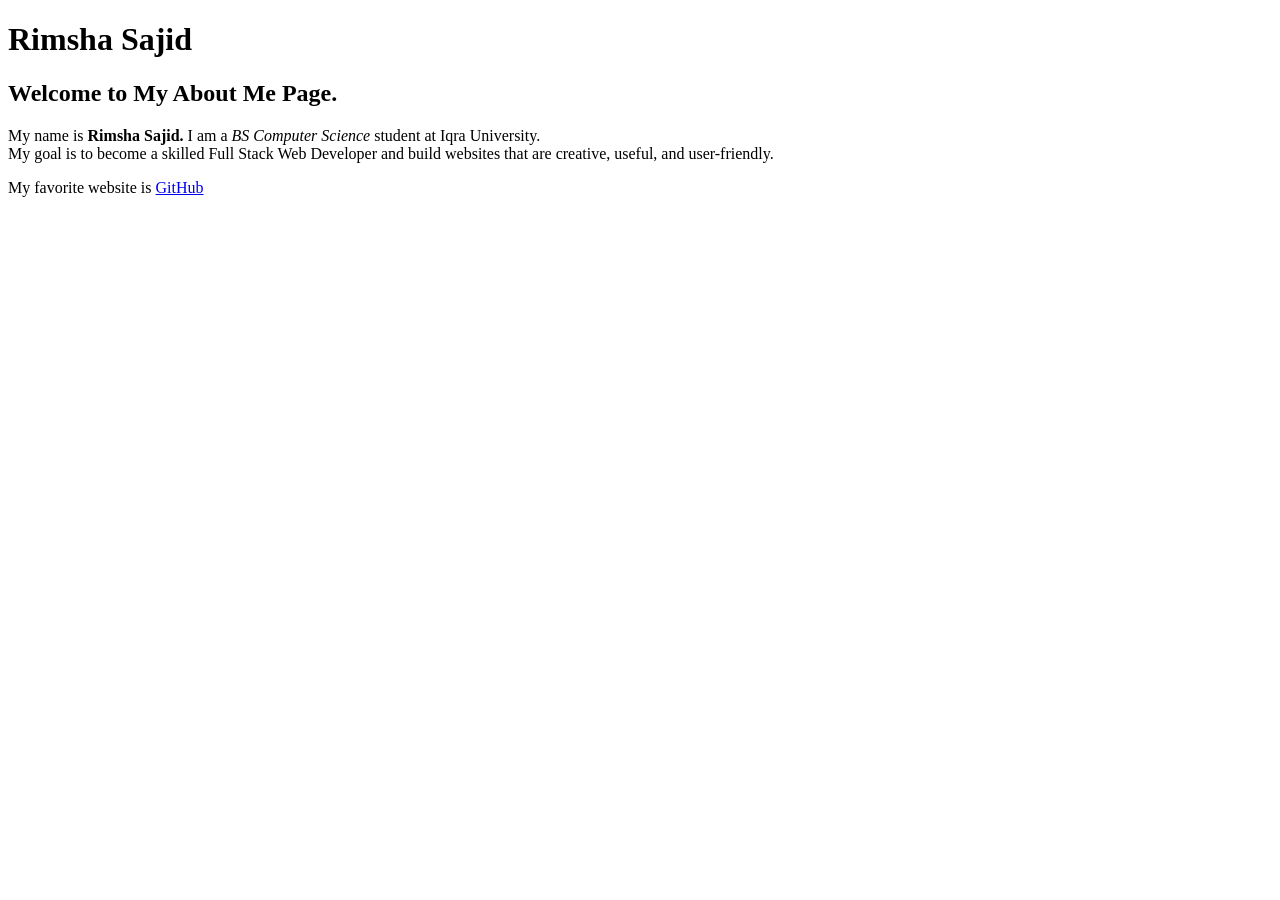
<file: About-me.html>
<!DOCTYPE html>
<html lang="en">
<head>
    <meta charset="UTF-8">
    <meta name="viewport" content="width=device-width, initial-scale=1.0">
    <title>About Me</title>
</head>
<body>
    <h1>Rimsha Sajid</h1>
    <h2>Welcome to My About Me Page.</h2>
    <p>My name is <strong>Rimsha Sajid.</strong> I am a <em>BS Computer Science</em> student at Iqra University. <br>  My goal is to become a skilled Full Stack Web Developer and build websites that are creative, useful, and user-friendly.</p>
   <p>  My favorite website is
<a href="https://github.com/" target="_blank">GitHub</a>
   </p>
</body>
</html>
</file>
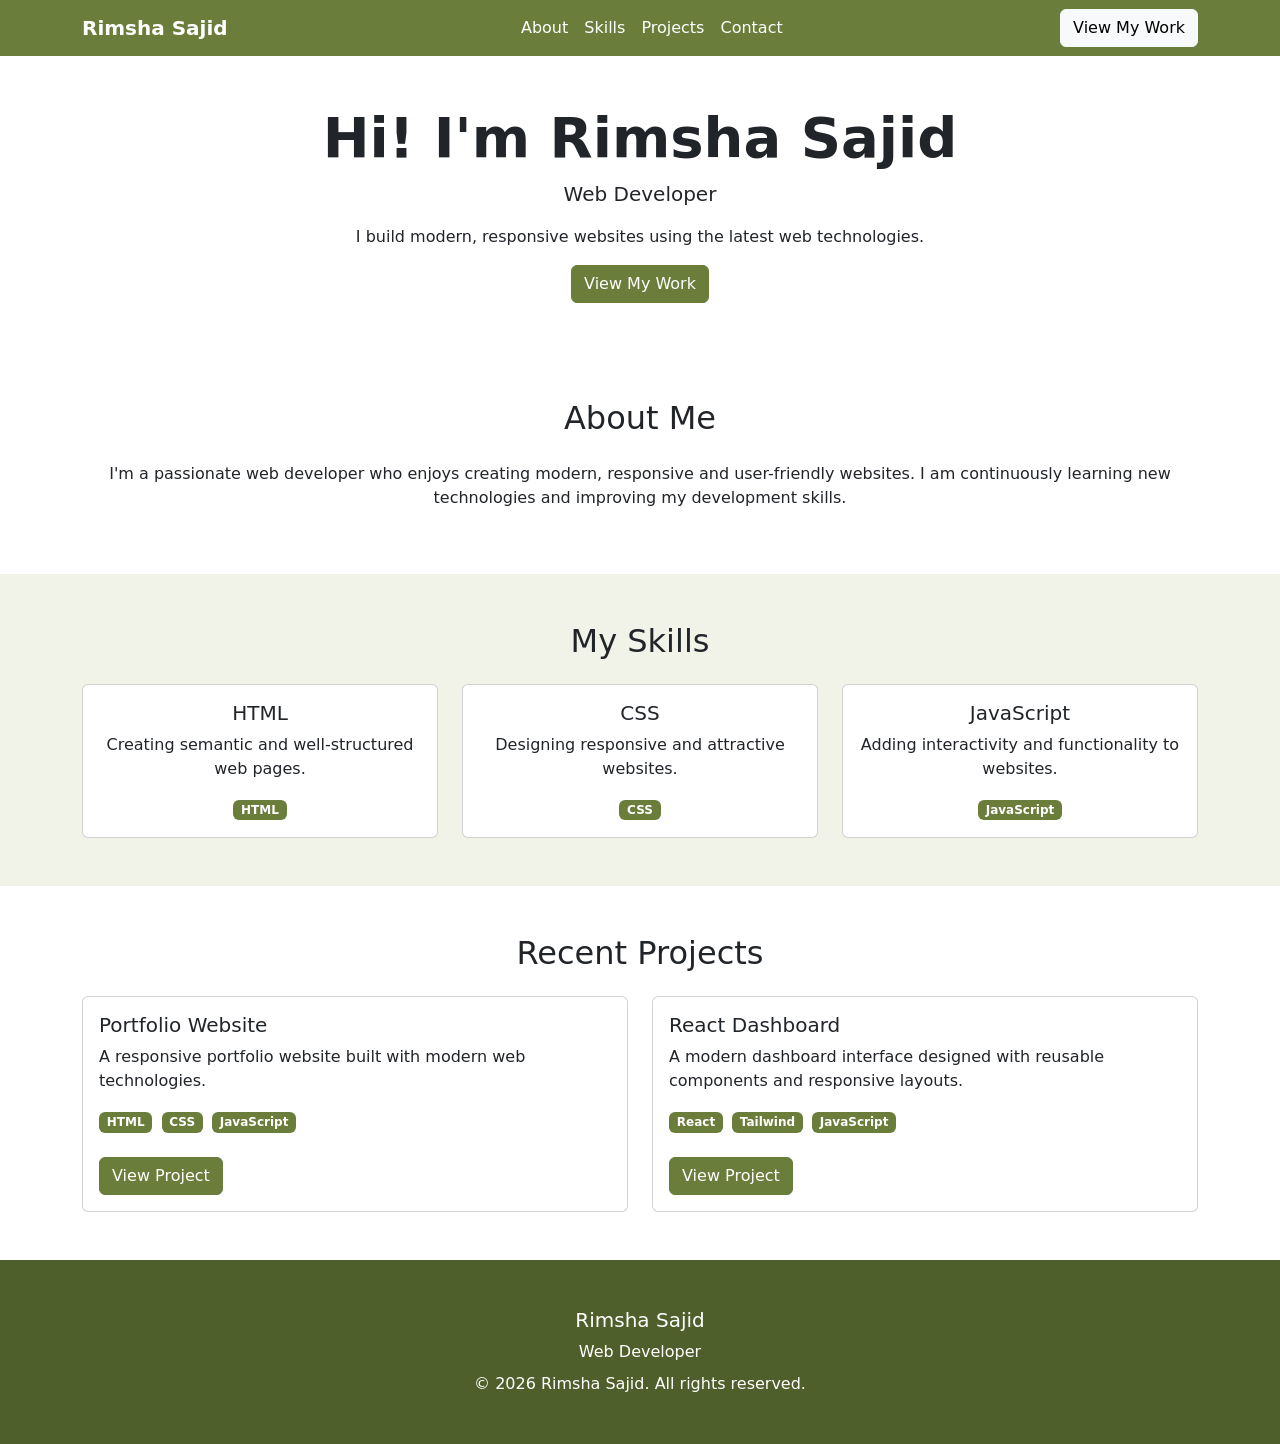
<file: bootstrap-portfolio.html>
<!DOCTYPE html>
<html lang="en">

<head>
    <meta charset="UTF-8">
    <meta name="viewport" content="width=device-width, initial-scale=1.0">

    <title>Rimsha Sajid - Portfolio</title>

    <link rel="stylesheet"
        href="https://cdn.jsdelivr.net/npm/bootstrap@5.3.8/dist/css/bootstrap.min.css">
<link rel="icon" type="image/png" href="favicon.png">
    <style>
        :root {
            --olive: #6b7d3a;
            --olive-dark: #4f5f2b;
            --olive-light: #f1f3e8;
        }

        .olive-navbar {
            background-color: var(--olive) !important;
        }

        .olive-navbar .navbar-brand,
        .olive-navbar .nav-link {
            color: white !important;
        }

        .olive-navbar .nav-link:hover {
            color: #e8edcf !important;
        }

        .btn-olive {
            background-color: var(--olive);
            border-color: var(--olive);
            color: white;
        }

        .btn-olive:hover {
            background-color: var(--olive-dark);
            border-color: var(--olive-dark);
            color: white;
        }

        .olive-section {
            background-color: var(--olive-light);
        }

        .badge-olive {
            background-color: var(--olive);
            color: white;
        }

        .footer-olive {
            background-color: var(--olive-dark);
        }
    </style>
</head>

<body>

    <nav class="navbar navbar-expand-lg olive-navbar">

        <div class="container">

            <a class="navbar-brand fw-bold" href="#">
                Rimsha Sajid
            </a>

            <button class="navbar-toggler"
                type="button"
                data-bs-toggle="collapse"
                data-bs-target="#navbarNav"
                aria-controls="navbarNav"
                aria-expanded="false"
                aria-label="Toggle navigation">

                <span class="navbar-toggler-icon"></span>

            </button>

            <div class="collapse navbar-collapse" id="navbarNav">

                <div class="navbar-nav mx-auto">

                    <a class="nav-link active" href="#">
                        About
                    </a>

                    <a class="nav-link" href="#skills">
                        Skills
                    </a>

                    <a class="nav-link" href="#projects">
                        Projects
                    </a>

                    <a class="nav-link" href="#contact">
                        Contact
                    </a>

                </div>

                <button type="button" class="btn btn-light">
                    View My Work
                </button>

            </div>

        </div>

    </nav>


    <section class="text-center py-5">

        <div class="container">

            <h1 class="display-4 fw-bold">
                Hi! I'm Rimsha Sajid
            </h1>

            <p class="lead">
                Web Developer
            </p>

            <p>
                I build modern, responsive websites using the latest web technologies.
            </p>

            <button type="button" class="btn btn-olive">
                View My Work
            </button>

        </div>

    </section>


    <section class="py-5">

        <div class="container">

            <h2 class="text-center mb-4">
                About Me
            </h2>

            <p class="text-center">
                I'm a passionate web developer who enjoys creating modern,
                responsive and user-friendly websites. I am continuously
                learning new technologies and improving my development skills.
            </p>

        </div>

    </section>


    <section class="py-5 olive-section" id="skills">

        <div class="container">

            <h2 class="text-center mb-4">
                My Skills
            </h2>

            <div class="row g-4">

                <div class="col-md-4">

                    <div class="card h-100">

                        <div class="card-body text-center">

                            <h5 class="card-title">
                                HTML
                            </h5>

                            <p class="card-text">
                                Creating semantic and well-structured web pages.
                            </p>

                            <span class="badge badge-olive">
                                HTML
                            </span>

                        </div>

                    </div>

                </div>


                <div class="col-md-4">

                    <div class="card h-100">

                        <div class="card-body text-center">

                            <h5 class="card-title">
                                CSS
                            </h5>

                            <p class="card-text">
                                Designing responsive and attractive websites.
                            </p>

                            <span class="badge badge-olive">
                                CSS
                            </span>

                        </div>

                    </div>

                </div>


                <div class="col-md-4">

                    <div class="card h-100">

                        <div class="card-body text-center">

                            <h5 class="card-title">
                                JavaScript
                            </h5>

                            <p class="card-text">
                                Adding interactivity and functionality to websites.
                            </p>

                            <span class="badge badge-olive">
                                JavaScript
                            </span>

                        </div>

                    </div>

                </div>

            </div>

        </div>

    </section>


    <section class="py-5" id="projects">

        <div class="container">

            <h2 class="text-center mb-4">
                Recent Projects
            </h2>

            <div class="row g-4">

                <div class="col-md-6">

                    <div class="card h-100">

                        <div class="card-body">

                            <h5 class="card-title">
                                Portfolio Website
                            </h5>

                            <p class="card-text">
                                A responsive portfolio website built with
                                modern web technologies.
                            </p>

                            <span class="badge badge-olive me-1">
                                HTML
                            </span>

                            <span class="badge badge-olive me-1">
                                CSS
                            </span>

                            <span class="badge badge-olive">
                                JavaScript
                            </span>

                            <br><br>

                            <button type="button" class="btn btn-olive">
                                View Project
                            </button>

                        </div>

                    </div>

                </div>


                <div class="col-md-6">

                    <div class="card h-100">

                        <div class="card-body">

                            <h5 class="card-title">
                                React Dashboard
                            </h5>

                            <p class="card-text">
                                A modern dashboard interface designed with
                                reusable components and responsive layouts.
                            </p>

                            <span class="badge badge-olive me-1">
                                React
                            </span>

                            <span class="badge badge-olive me-1">
                                Tailwind
                            </span>

                            <span class="badge badge-olive">
                                JavaScript
                            </span>

                            <br><br>

                            <button type="button" class="btn btn-olive">
                                View Project
                            </button>

                        </div>

                    </div>

                </div>

            </div>

        </div>

    </section>


    <footer class="footer-olive text-white py-5" id="contact">

        <div class="container text-center">

            <h5>
                Rimsha Sajid
            </h5>

            <p class="mb-0">
                Web Developer
            </p>

            <p class="mt-2 mb-0">
                © 2026 Rimsha Sajid. All rights reserved.
            </p>

        </div>

    </footer>


    <script src="https://cdn.jsdelivr.net/npm/bootstrap@5.3.8/dist/js/bootstrap.bundle.min.js"></script>

</body>

</html>
</file>
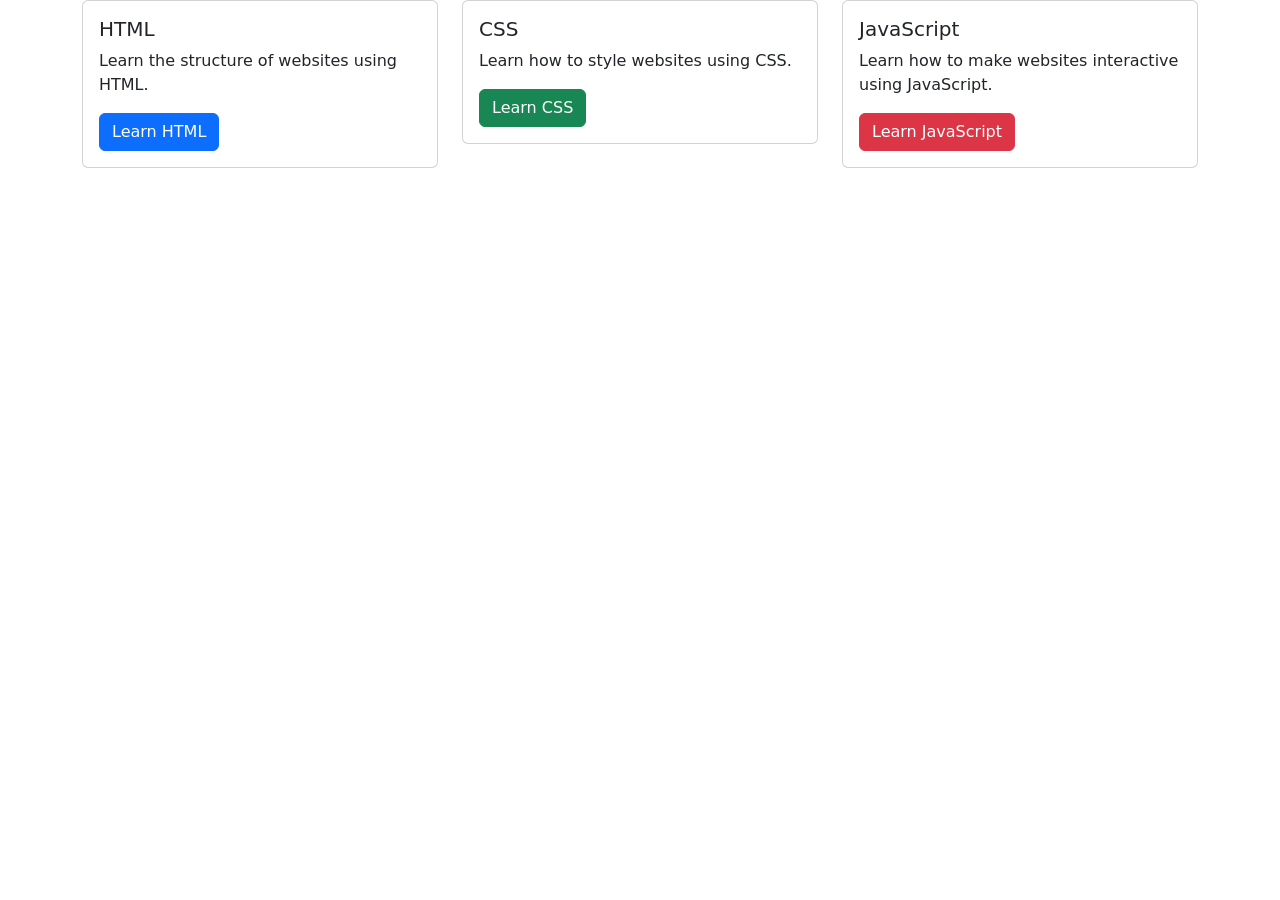
<file: bootstrap.html>
<!DOCTYPE html>
<html lang="en">

<head>
    <meta charset="UTF-8">
    <meta name="viewport" content="width=device-width, initial-scale=1.0">

    <title>Bootstrap Cards</title>

    <link
        rel="stylesheet"
        href="https://cdn.jsdelivr.net/npm/bootstrap@5.3.8/dist/css/bootstrap.min.css">
</head>

<body>

    <div class="container">

        <div class="row">

            <div class="col-md-4">

                <div class="card">

                    <div class="card-body">

                        <h5 class="card-title">
                            HTML
                        </h5>

                        <p class="card-text">
                            Learn the structure of websites using HTML.
                        </p>

                        <button type="button" class="btn btn-primary">
                            Learn HTML
                        </button>

                    </div>

                </div>

            </div>


    
            <div class="col-md-4">

                <div class="card">

                    <div class="card-body">

                        <h5 class="card-title">
                            CSS
                        </h5>

                        <p class="card-text">
                            Learn how to style websites using CSS.
                        </p>

                        <button type="button" class="btn btn-success">
                            Learn CSS
                        </button>

                    </div>

                </div>

            </div>


            <div class="col-md-4">

                <div class="card">

                    <div class="card-body">

                        <h5 class="card-title">
                            JavaScript
                        </h5>

                        <p class="card-text">
                            Learn how to make websites interactive using JavaScript.
                        </p>

                        <button type="button" class="btn btn-danger">
                            Learn JavaScript
                        </button>

                    </div>

                </div>

            </div>

        </div>

    </div>

</body>

</html>
</file>
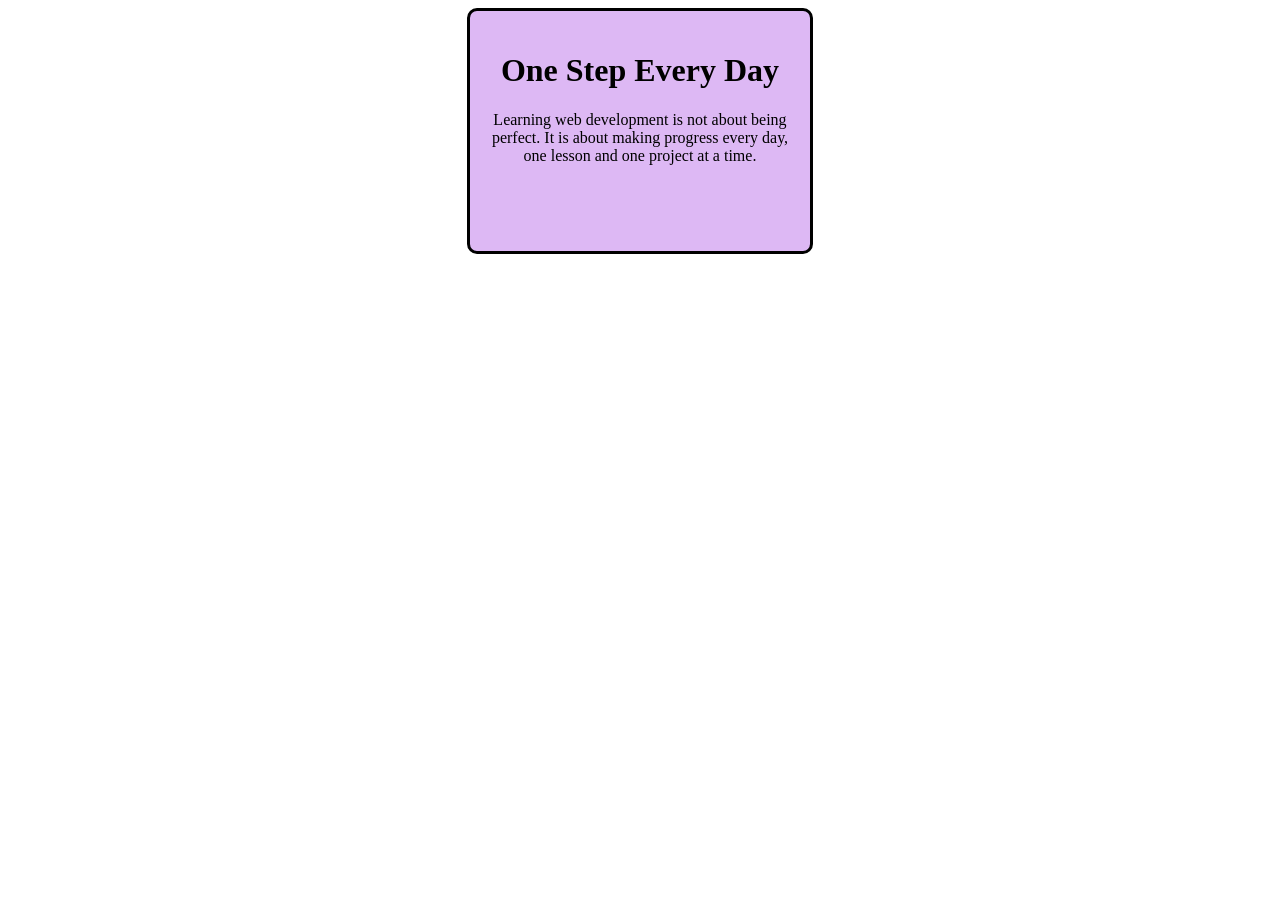
<file: boxmodel.html>
<!DOCTYPE html>
<html lang="en">
<head>
    <meta charset="UTF-8">
    <meta name="viewport" content="width=device-width, initial-scale=1.0">
    <title>Document</title>
    <link rel="stylesheet" href="boxmodel.css">
</head>
<body>
    <div class="box">
        <h1>One Step Every Day</h1>
        <p>Learning web development is not about being perfect. It is about making progress every day, one lesson and one project at a time.</p>
    </div>
</body>
</html>
</file>
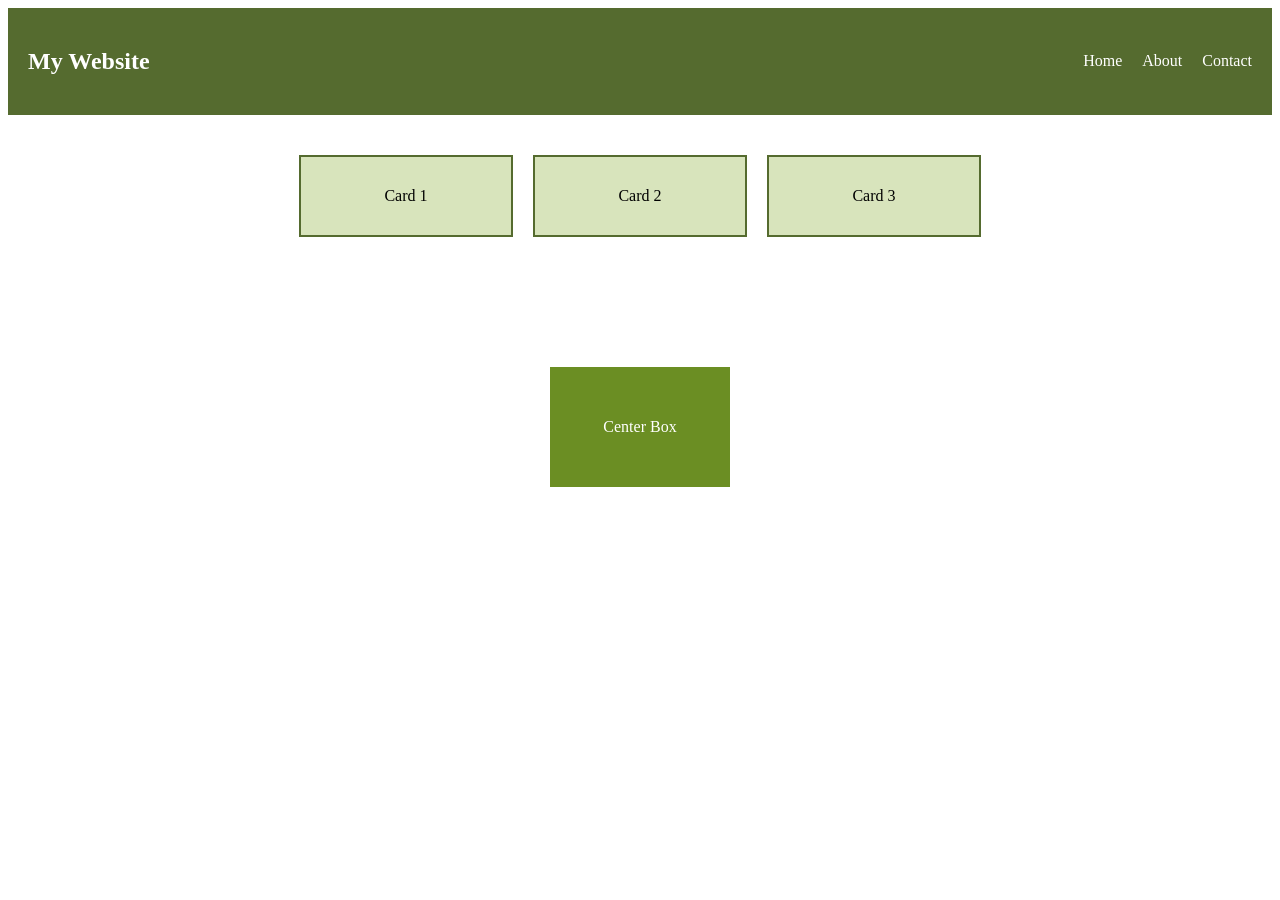
<file: Flexbox.html>
<!DOCTYPE html>
<html lang="en">
<head>
    <meta charset="UTF-8">
    <meta name="viewport" content="width=device-width, initial-scale=1.0">
    <title>Flexbox Homework</title>
    <link rel="stylesheet" href="Flexbox.css">
</head>
<body>

    <nav class="navbar">
        <h2>My Website</h2>

        <div class="links">
            <a href="#">Home</a>
            <a href="#">About</a>
            <a href="#">Contact</a>
        </div>
    </nav>

    <div class="cards">
        <div class="card">Card 1</div>
        <div class="card">Card 2</div>
        <div class="card">Card 3</div>
    </div>

    <div class="container">
        <div class="box">
            Center Box
        </div>
    </div>

</body>
</html>
</file>
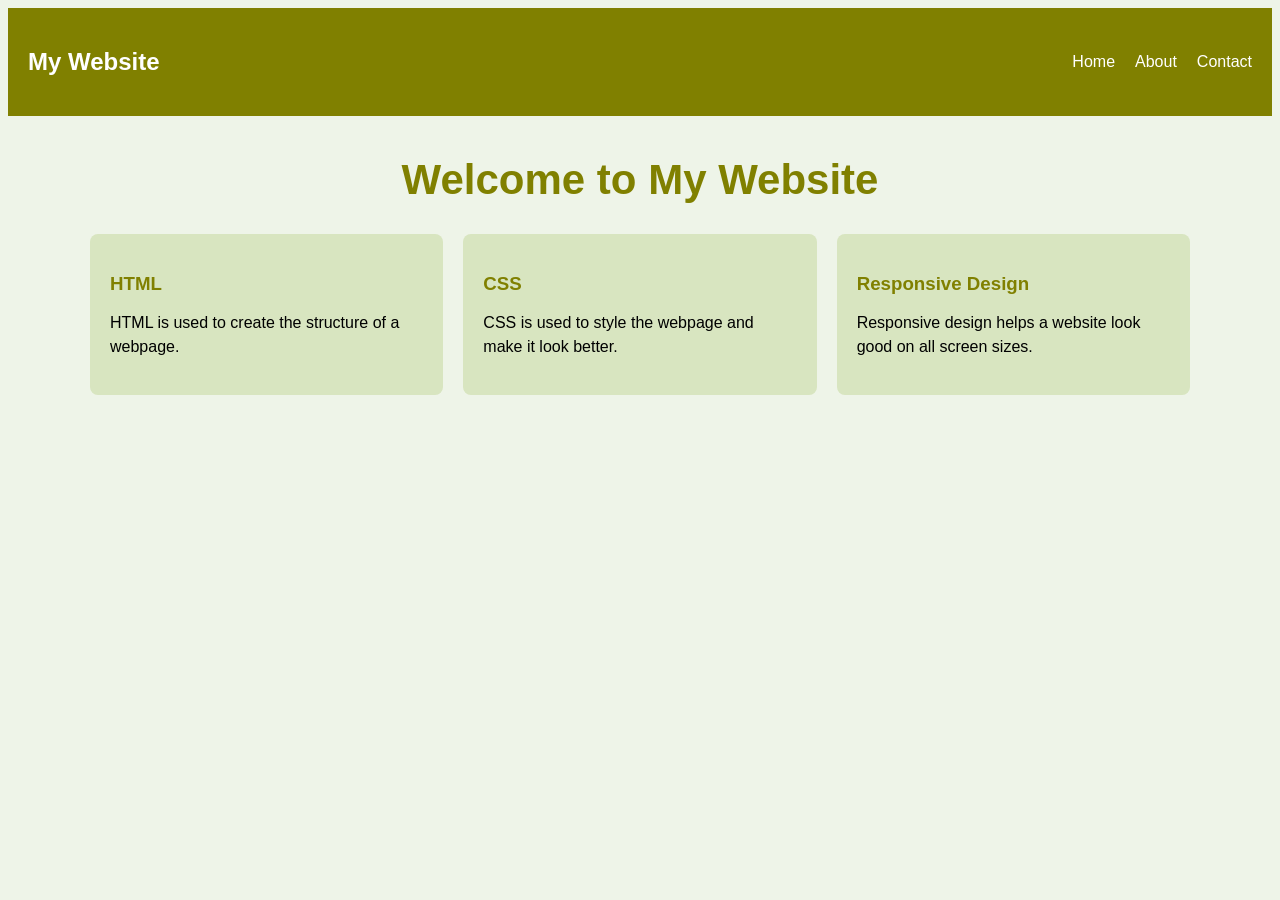
<file: ResponsiveWeb.html>
<!DOCTYPE html>
<html lang="en">
<head>
    <meta charset="UTF-8">
    <meta name="viewport" content="width=device-width, initial-scale=1.0">
    <title>Responsive Flexbox Layout</title>
    <link rel="stylesheet" href="ResponsiveWeb.css">
</head>
<body>

    <nav>
        <h2>My Website</h2>

        <div class="nav-links">
            <a href="#">Home</a>
            <a href="#">About</a>
            <a href="#">Contact</a>
        </div>
    </nav>

    <div class="container">

        <h1>Welcome to My Website</h1>

        <div class="cards">

            <div class="card">
                <h3>HTML</h3>
                <p>HTML is used to create the structure of a webpage.</p>
            </div>

            <div class="card">
                <h3>CSS</h3>
                <p>CSS is used to style the webpage and make it look better.</p>
            </div>

            <div class="card">
                <h3>Responsive Design</h3>
                <p>Responsive design helps a website look good on all screen sizes.</p>
            </div>

        </div>

    </div>

</body>
</html>
</file>
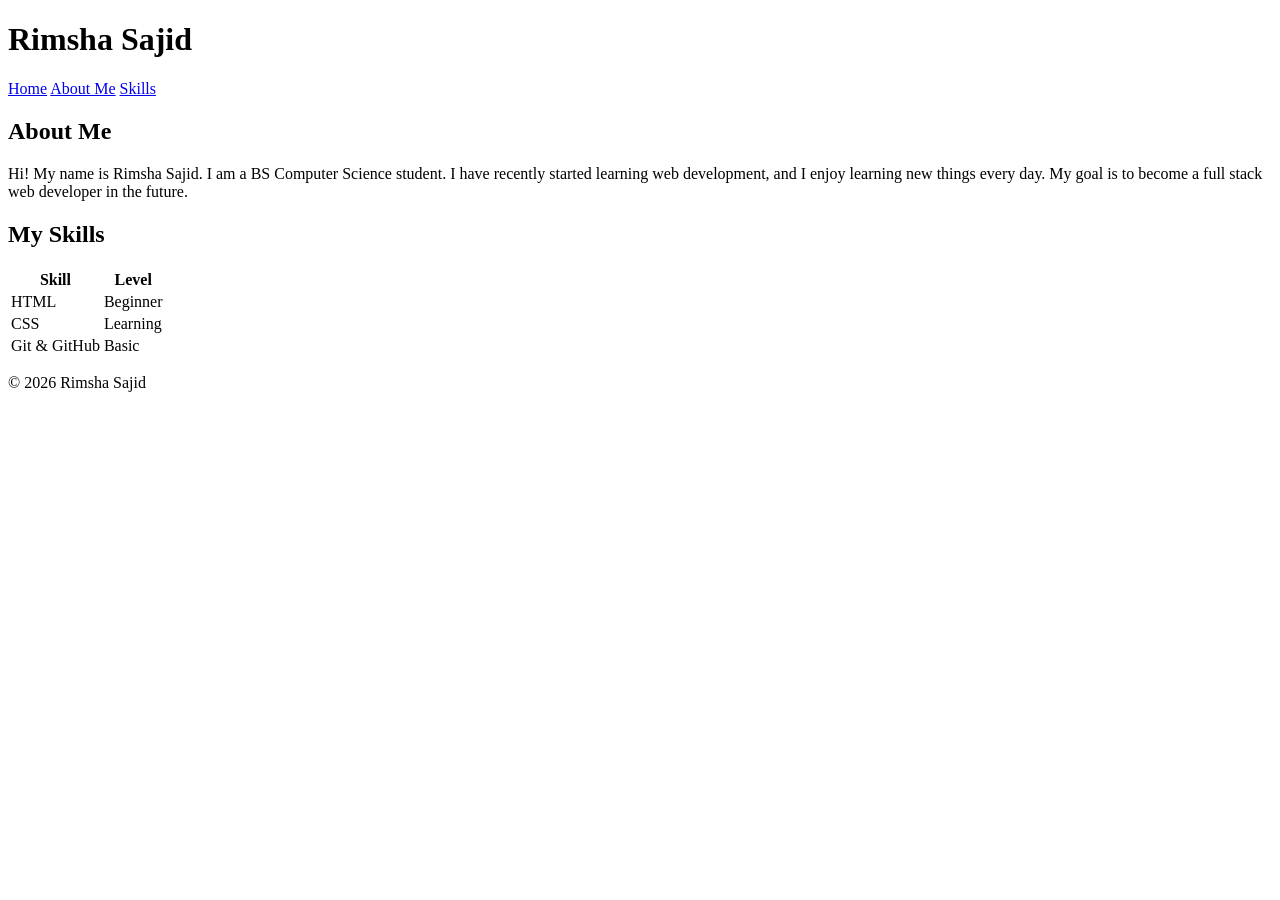
<file: stucture.html>
<!DOCTYPE html>
<html lang="en">
<head>
    <meta charset="UTF-8">
    <meta name="viewport" content="width=device-width, initial-scale=1.0">
    <title>My Profile</title>
</head>

<body>

    <header>
        <h1>Rimsha Sajid</h1>
    </header>

    <nav>
        <a href="#">Home</a>
        <a href="#">About Me</a>
        <a href="#">Skills</a>
    </nav>

    <main>

        <section>
            <h2>About Me</h2>

            <p>
                Hi! My name is Rimsha Sajid. I am a BS Computer Science student.
                I have recently started learning web development, and I enjoy
                learning new things every day. My goal is to become a full stack
                web developer in the future.
            </p>
        </section>

        <section>
            <h2>My Skills</h2>

            <table>

                <tr>
                    <th>Skill</th>
                    <th>Level</th>
                </tr>

                <tr>
                    <td>HTML</td>
                    <td>Beginner</td>
                </tr>

                <tr>
                    <td>CSS</td>
                    <td>Learning</td>
                </tr>

                <tr>
                    <td>Git & GitHub</td>
                    <td>Basic</td>
                </tr>

            </table>

        </section>

    </main>

    <footer>
        <p>&copy; 2026 Rimsha Sajid</p>
    </footer>

</body>
</html>
</file>
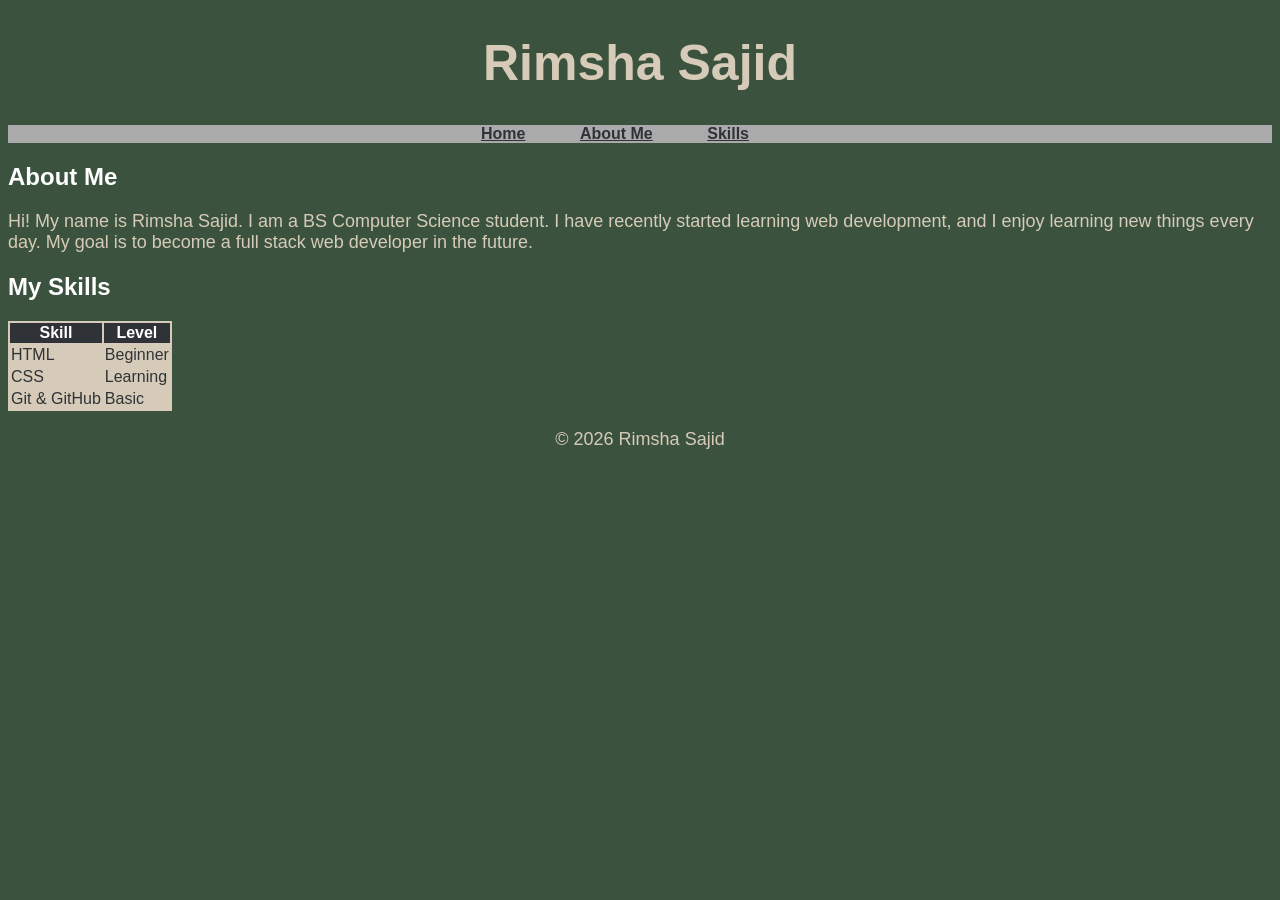
<file: styling.html>
<!DOCTYPE html>
<html lang="en">
<head>
    <meta charset="UTF-8">
    <meta name="viewport" content="width=device-width, initial-scale=1.0">
    <title>My Profile</title>
    <link rel="stylesheet" href="styling.css">
</head>

<body>

    <header>
        <h1>Rimsha Sajid</h1>
    </header>

    <nav>
        <a href="#">Home</a>
        <a href="#">About Me</a>
        <a href="#">Skills</a>
    </nav>


    <main>

        <section>
            <h2>About Me</h2>

            <p>
                Hi! My name is Rimsha Sajid. I am a BS Computer Science student.
                I have recently started learning web development, and I enjoy
                learning new things every day. My goal is to become a full stack
                web developer in the future.
            </p>
        </section>

        <section>
            <h2>My Skills</h2>

            <table>

                <tr>
                    <th>Skill</th>
                    <th>Level</th>
                </tr>

                <tr>
                    <td>HTML</td>
                    <td>Beginner</td>
                </tr>

                <tr>
                    <td>CSS</td>
                    <td>Learning</td>
                </tr>

                <tr>
                    <td>Git & GitHub</td>
                    <td>Basic</td>
                </tr>

            </table>

        </section>

    </main>

    <footer>
        <p>&copy; 2026 Rimsha Sajid</p>
    </footer>

</body>
</html>
</file>
<file: boxmodel.css>
.box{
margin: auto;
height: 200px;
width: 300px;
padding: 20px;
border: 3px solid black;
border-radius: 10px;
background-color: rgb(221, 184, 244);
text-align: center;
}
</file>
<file: Flexbox.css>
.navbar {
    display: flex;
    justify-content: space-between;
    align-items: center;
    background-color: #556b2f;
    padding: 20px;
}

.navbar h2 {
    color: white;
}

.links {
    display: flex;
    gap: 20px;
}

.links a {
    color: white;
    text-decoration: none;
}

.cards {
    display: flex;
    justify-content: center;
    gap: 20px;
    margin: 40px;
}

.card {
    width: 150px;
    padding: 30px;
    text-align: center;
    background-color: #d8e4bc;
    border: 2px solid #556b2f;
}

.container {
    display: flex;
    justify-content: center;
    align-items: center;
    height: 300px;
}

.box {
    width: 180px;
    height: 120px;
    background-color: #6b8e23;
    color: white;
    display: flex;
    justify-content: center;
    align-items: center;
}
</file>
<file: ResponsiveWeb.css>
body {
    font-family: Arial, sans-serif;
    background-color: #eef4e8;
}

nav {
    background-color: olive;
    color: white;
    display: flex;
    justify-content: space-between;
    align-items: center;
    padding: 20px;
}

.nav-links {
    display: flex;
    gap: 20px;
}

.nav-links a {
    text-decoration: none;
    color: white;
}

.container {
    width: 90%;
    max-width: 1100px;
    margin: 40px auto;
}

h1 {
    text-align: center;
    color: olive;
    font-size: 42px;
    margin-bottom: 30px;
}

.cards {
    display: flex;
    gap: 20px;
}

.card {
    flex: 1;
    background-color: #d8e5c0;
    padding: 20px;
    border-radius: 8px;
}

.card h3 {
    color: olive;
    margin-bottom: 10px;
}

.card p {
    line-height: 1.5;
}

@media (max-width: 768px) {

    nav {
        flex-direction: column;
        gap: 15px;
    }

    .nav-links {
        flex-direction: column;
        align-items: center;
    }

    .cards {
        flex-direction: column;
    }

    h1 {
        font-size: 28px;
    }

}
</file>
<file: styling.css>
body {
    background-color: #3b533e;
    color: #d6cbb8;
    font-family: Arial;
}

h1 {
    text-align: center;
    color: #d6cbb8;
    font-size: 50px;
}

nav {
    background-color: #aaaaaa;
    text-align: center;
}

a {
    color: #2f3337;
    margin-right: 50px;
    font-weight: bold;
}

h2 {
    color: #ffffff;
}

p {
    font-size: 18px;
}

table {
    background-color: #d6cbb8;
    color: #2f3337;
}

th {
    background-color: #2f3337;
    color: #ffffff;
}

footer {
    text-align: center;
}
</file>
